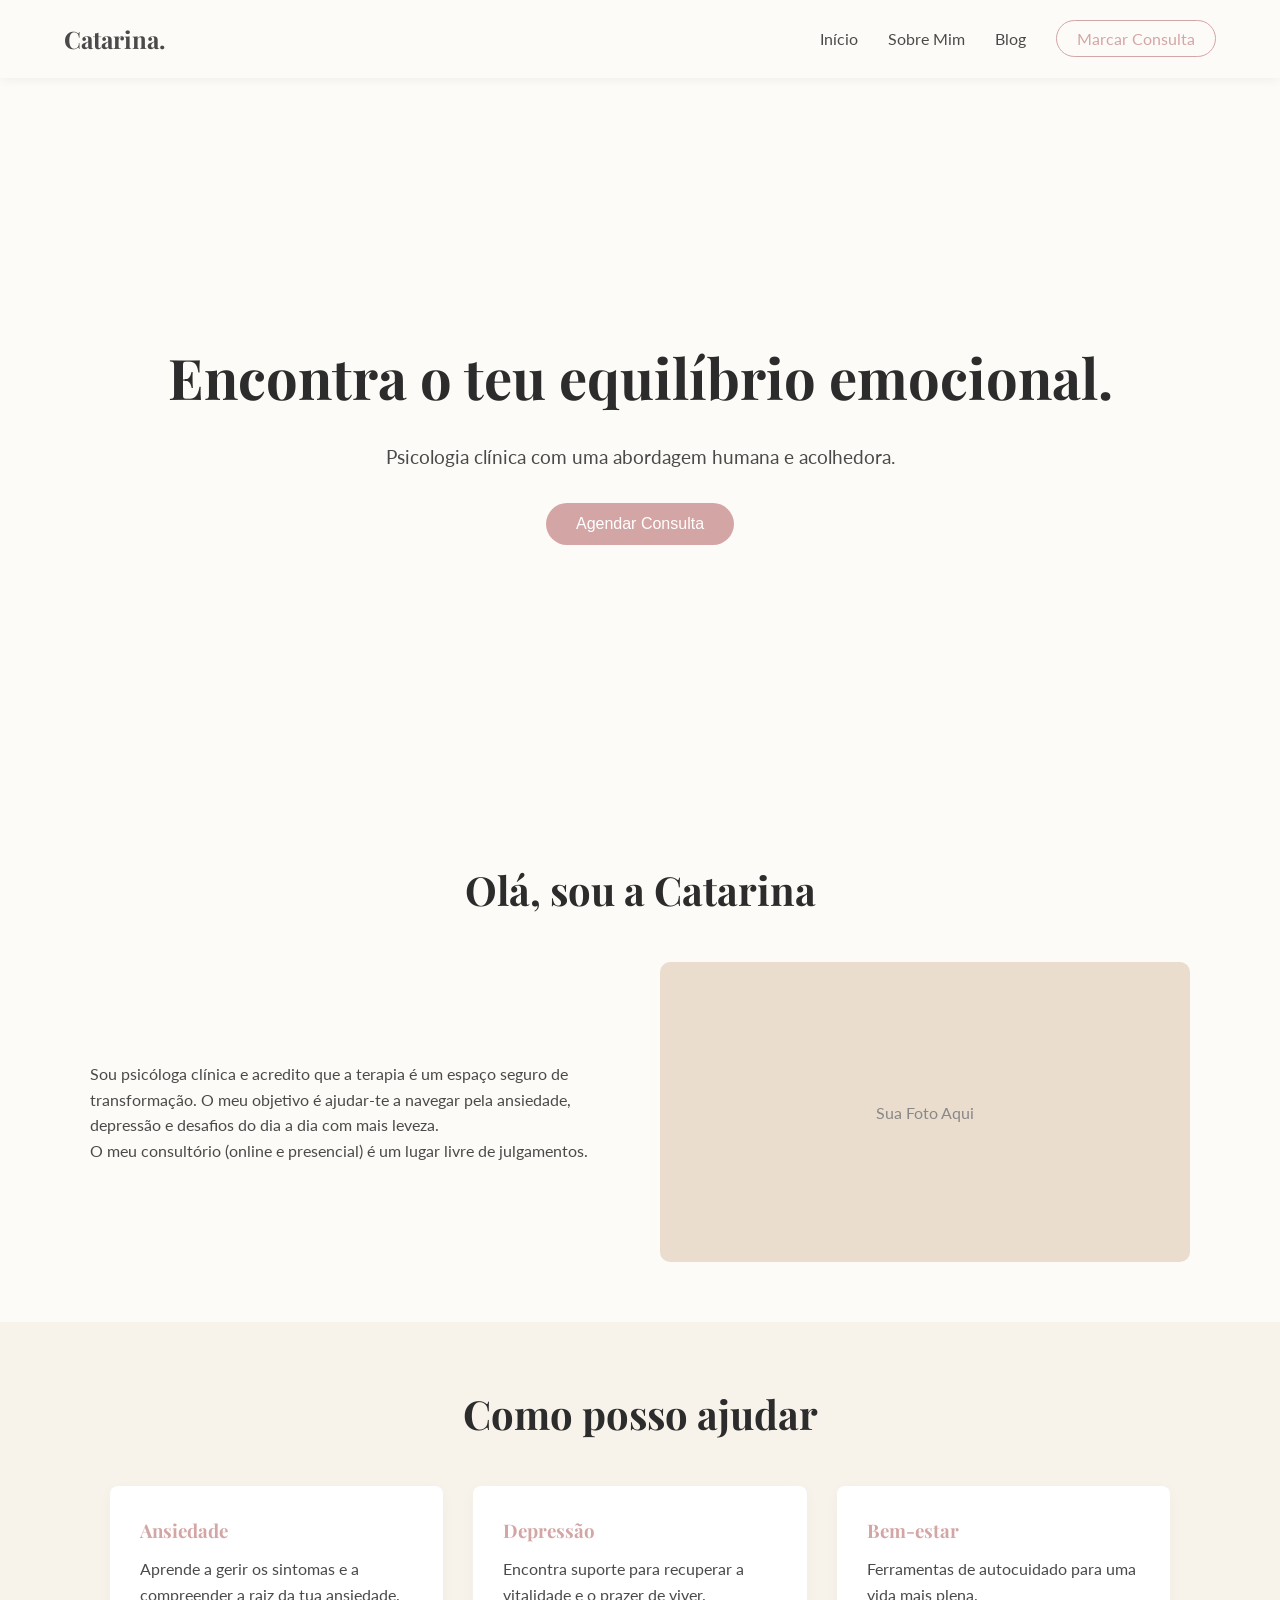
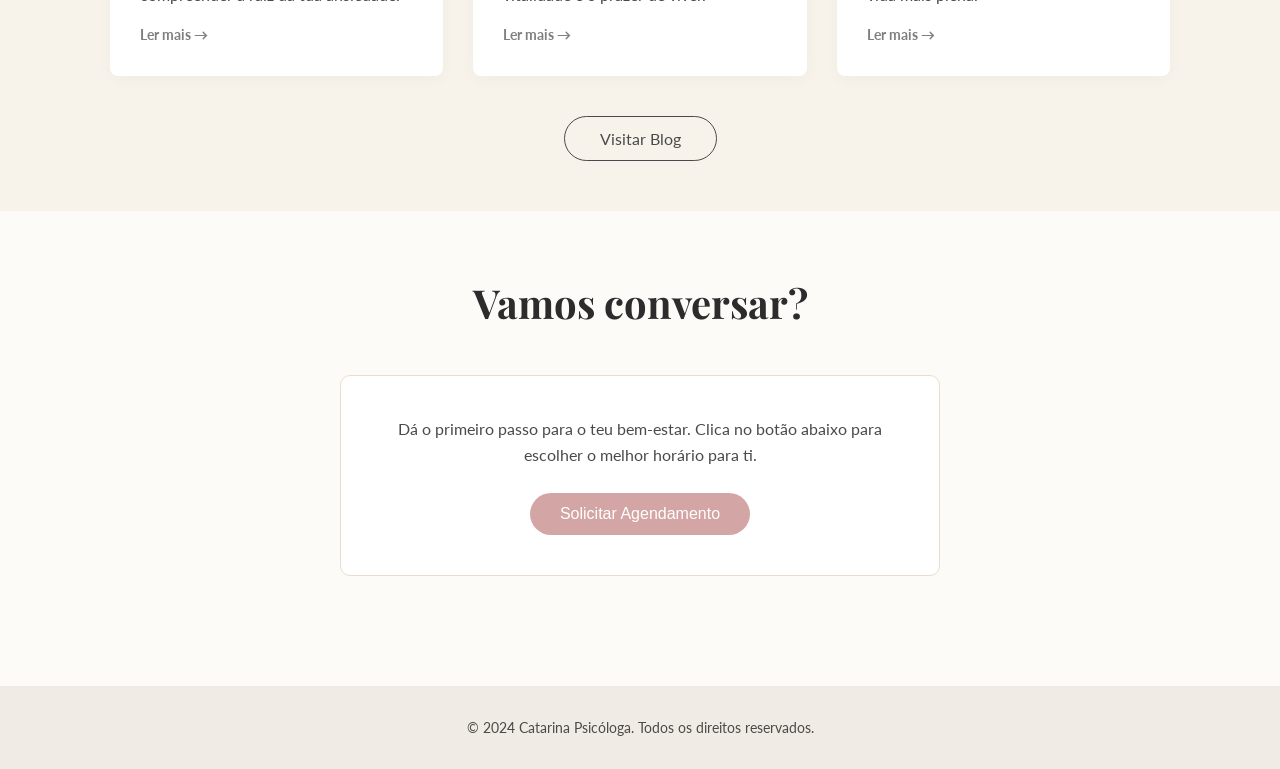
<file: index.html>
<!DOCTYPE html>
<html lang="pt-PT">
<head>
    <meta charset="UTF-8">
    <meta name="viewport" content="width=device-width, initial-scale=1.0">
    <title>Catarina Psicóloga | Bem-estar e Saúde Mental</title>
    <link rel="stylesheet" href="style.css">
    <link href="https://fonts.googleapis.com/css2?family=Lato:wght@300;400&family=Playfair+Display:wght@400;600&display=swap" rel="stylesheet">
</head>
<body>

    <nav class="navbar">
        <div class="logo">Catarina.</div>
        <ul class="nav-links">
            <li><a href="index.html" class="active">Início</a></li>
            <li><a href="#sobre">Sobre Mim</a></li>
            <li><a href="blog.html">Blog</a></li>
            <li><a href="#" onclick="openModal()" class="btn-nav">Marcar Consulta</a></li>
        </ul>
        <div class="burger">
            <div class="line1"></div>
            <div class="line2"></div>
            <div class="line3"></div>
        </div>
    </nav>

    <header class="hero">
        <div class="hero-content">
            <h1>Encontra o teu equilíbrio emocional.</h1>
            <p>Psicologia clínica com uma abordagem humana e acolhedora.</p>
            <button onclick="openModal()" class="btn-primary">Agendar Consulta</button>
        </div>
    </header>

    <section id="sobre" class="container section">
        <h2 class="section-title">Olá, sou a Catarina</h2>
        <div class="about-content">
            <div class="about-text">
                <p>Sou psicóloga clínica e acredito que a terapia é um espaço seguro de transformação. O meu objetivo é ajudar-te a navegar pela ansiedade, depressão e desafios do dia a dia com mais leveza.</p>
                <p>O meu consultório (online e presencial) é um lugar livre de julgamentos.</p>
            </div>
            <div class="about-img-placeholder">Sua Foto Aqui</div>
        </div>
    </section>

    <section class="bg-alt section">
        <div class="container">
            <h2 class="section-title">Como posso ajudar</h2>
            
            <div class="cards-grid">
                <div class="card">
                    <h3>Ansiedade</h3>
                    <p>Aprende a gerir os sintomas e a compreender a raiz da tua ansiedade.</p>
                    <a href="blog.html" class="card-link">Ler mais &rarr;</a>
                </div>
                <div class="card">
                    <h3>Depressão</h3>
                    <p>Encontra suporte para recuperar a vitalidade e o prazer de viver.</p>
                    <a href="blog.html" class="card-link">Ler mais &rarr;</a>
                </div>
                <div class="card">
                    <h3>Bem-estar</h3>
                    <p>Ferramentas de autocuidado para uma vida mais plena.</p>
                    <a href="blog.html" class="card-link">Ler mais &rarr;</a>
                </div>
            </div>

            <div class="btn-container-center">
                <a href="blog.html" class="btn-outline">Visitar Blog</a>
            </div>

        </div>
    </section>

    <section id="agendar" class="container section">
        <h2 class="section-title">Vamos conversar?</h2>
        <div class="booking-box">
            <p>Dá o primeiro passo para o teu bem-estar. Clica no botão abaixo para escolher o melhor horário para ti.</p>
            <br>
            <button onclick="openModal()" class="btn-primary">Solicitar Agendamento</button>
        </div>
    </section>

    <footer>
        <p>&copy; 2024 Catarina Psicóloga. Todos os direitos reservados.</p>
    </footer>

    <div id="myModal" class="modal">
        <div class="modal-content">
            <span class="close" onclick="closeModal()">&times;</span>
            <h2>Agendar Consulta</h2>
            <p style="margin-bottom: 15px;">Selecione os seus dados e o horário preferencial.</p>
            
            <form class="modal-form">
                <label>Nome Completo</label>
                <input type="text" id="userName" placeholder="O teu nome" required>

                <div class="form-row">
                    <div class="form-group">
                        <label>Email</label>
                        <input type="email" id="userEmail" placeholder="exemplo@email.com" required>
                    </div>
                    <div class="form-group">
                        <label>Telemóvel</label>
                        <input type="tel" id="userPhone" placeholder="912 345 678" required>
                    </div>
                </div>

                <label>Escolha o Dia</label>
                <input type="date" id="dateInput" required>

                <label>Horários Disponíveis (09h - 17h)</label>
                <div class="time-slots-container">
                    <div class="time-slot" onclick="selectTime(this)">09:00</div>
                    <div class="time-slot" onclick="selectTime(this)">10:00</div>
                    <div class="time-slot" onclick="selectTime(this)">11:00</div>
                    <div class="time-slot" onclick="selectTime(this)">12:00</div>
                    <div class="time-slot" onclick="selectTime(this)">14:00</div>
                    <div class="time-slot" onclick="selectTime(this)">15:00</div>
                    <div class="time-slot" onclick="selectTime(this)">16:00</div>
                    <div class="time-slot" onclick="selectTime(this)">17:00</div>
                    <input type="hidden" id="selectedTime" required>
                </div>

                <button type="submit" class="btn-primary btn-full" style="margin-top:20px;">Confirmar Pedido</button>
            </form>
        </div>
    </div>

    <script src="script.js"></script>
</body>
</html>
</file>
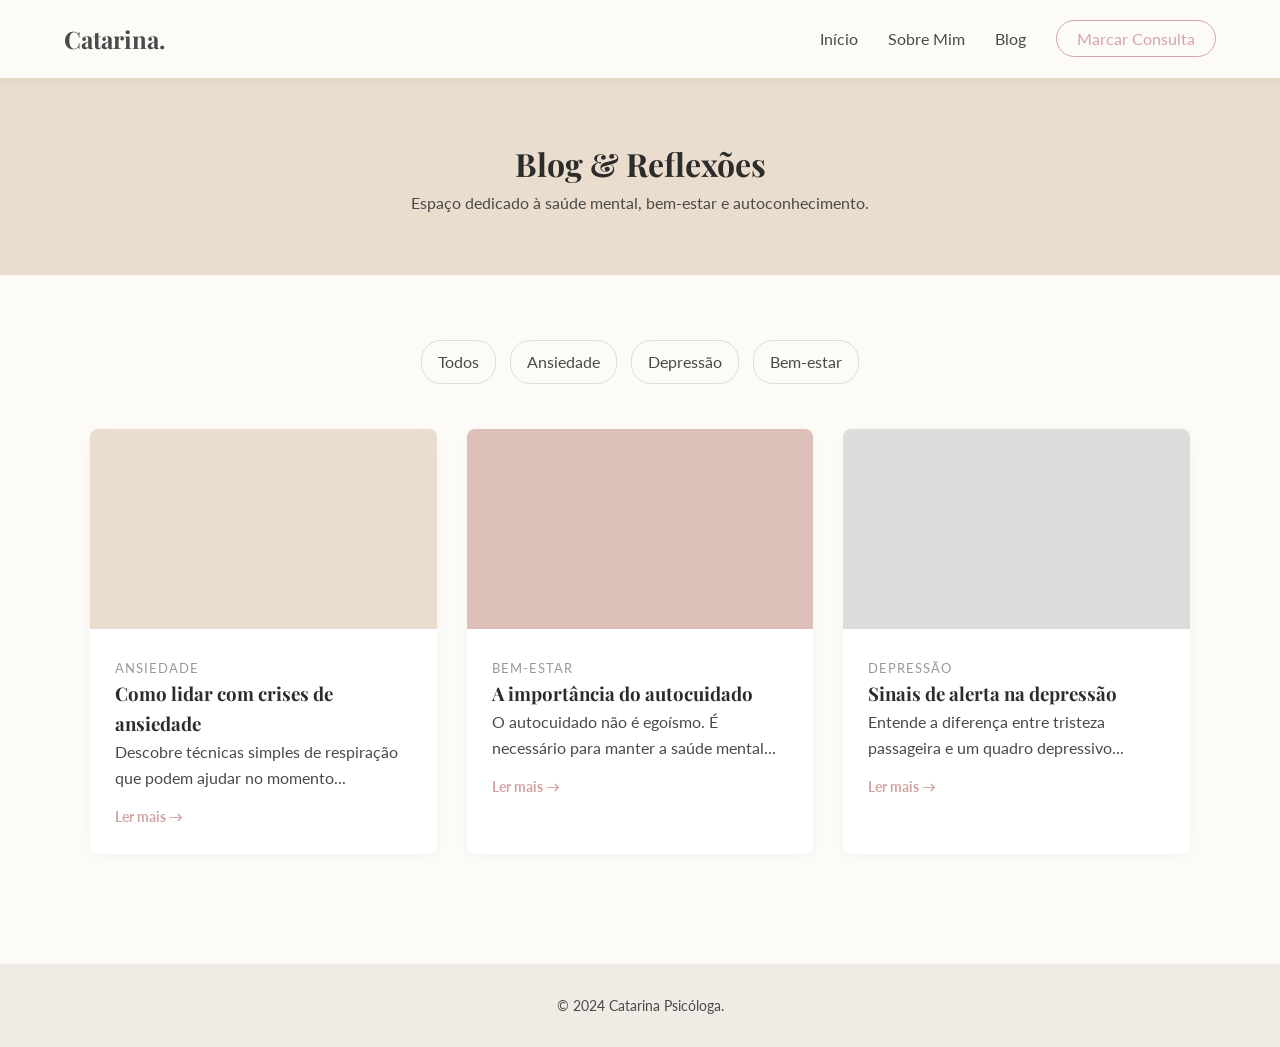
<file: blog.html>
<!DOCTYPE html>
<html lang="pt-PT">
<head>
    <meta charset="UTF-8">
    <meta name="viewport" content="width=device-width, initial-scale=1.0">
    <title>Blog | Catarina Psicóloga</title>
    <link rel="stylesheet" href="style.css">
    <link href="https://fonts.googleapis.com/css2?family=Lato:wght@300;400&family=Playfair+Display:wght@400;600&display=swap" rel="stylesheet">
</head>
<body>

    <nav class="navbar">
        <div class="logo"><a href="index.html">Catarina.</a></div>
        <ul class="nav-links">
            <li><a href="index.html">Início</a></li>
            <li><a href="index.html#sobre">Sobre Mim</a></li>
            <li><a href="blog.html" class="active">Blog</a></li>
            <li><a href="#" onclick="openModal()" class="btn-nav">Marcar Consulta</a></li>
        </ul>
        <div class="burger">
            <div class="line1"></div>
            <div class="line2"></div>
            <div class="line3"></div>
        </div>
    </nav>

    <header class="page-header">
        <h1>Blog & Reflexões</h1>
        <p>Espaço dedicado à saúde mental, bem-estar e autoconhecimento.</p>
    </header>

    <section class="container section">
        <div class="categories">
            <span class="tag">Todos</span>
            <span class="tag">Ansiedade</span>
            <span class="tag">Depressão</span>
            <span class="tag">Bem-estar</span>
        </div>

        <div class="blog-grid">
            <article class="blog-card">
                <div class="card-img" style="background-color: #eaddcf;"></div>
                <div class="card-content">
                    <span class="cat-label">Ansiedade</span>
                    <h3>Como lidar com crises de ansiedade</h3>
                    <p>Descobre técnicas simples de respiração que podem ajudar no momento...</p>
                    <a href="#" class="read-more">Ler mais &rarr;</a>
                </div>
            </article>

            <article class="blog-card">
                <div class="card-img" style="background-color: #dcbfb7;"></div>
                <div class="card-content">
                    <span class="cat-label">Bem-estar</span>
                    <h3>A importância do autocuidado</h3>
                    <p>O autocuidado não é egoísmo. É necessário para manter a saúde mental...</p>
                    <a href="#" class="read-more">Ler mais &rarr;</a>
                </div>
            </article>

            <article class="blog-card">
                <div class="card-img" style="background-color: #dcdcdc;"></div>
                <div class="card-content">
                    <span class="cat-label">Depressão</span>
                    <h3>Sinais de alerta na depressão</h3>
                    <p>Entende a diferença entre tristeza passageira e um quadro depressivo...</p>
                    <a href="#" class="read-more">Ler mais &rarr;</a>
                </div>
            </article>
        </div>
    </section>

    <footer>
        <p>&copy; 2024 Catarina Psicóloga.</p>
    </footer>
    
    <div id="myModal" class="modal">
        </div>

    <script src="script.js"></script>
</body>
</html>
</file>
<file: style.css>
:root {
    --bg-color: #FDFBF7;
    --text-color: #4A4A4A;
    --primary-color: #D4A5A5;   
    --primary-dark: #c08e8e;    
    --secondary-color: #EADDCD; 
    --white: #FFFFFF;
    --font-head: 'Playfair Display', serif;
    --font-body: 'Lato', sans-serif;
}

* { margin: 0; padding: 0; box-sizing: border-box; }
body { font-family: var(--font-body); background-color: var(--bg-color); color: var(--text-color); line-height: 1.6; }
h1, h2, h3 { font-family: var(--font-head); color: #2c2c2c; }
a { text-decoration: none; color: inherit; }
ul { list-style: none; }
.container { max-width: 1100px; margin: 0 auto; padding: 0 20px; }
.section { padding: 60px 0; }
.section-title { text-align: center; font-size: 2.5rem; margin-bottom: 40px; }

/* Navbar */
.navbar { display: flex; justify-content: space-between; align-items: center; padding: 20px 5%; background-color: var(--bg-color); position: sticky; top: 0; z-index: 100; box-shadow: 0 2px 10px rgba(0,0,0,0.05); }
.logo { font-family: var(--font-head); font-size: 1.5rem; font-weight: bold; }
.nav-links { display: flex; gap: 30px; align-items: center; }
.nav-links a:hover { color: var(--primary-color); }
.btn-nav { border: 1px solid var(--primary-color); padding: 8px 20px; border-radius: 20px; color: var(--primary-color) !important; transition: 0.3s; }
.btn-nav:hover { background-color: var(--primary-color); color: white !important; }

/* Hero */
.hero { height: 80vh; display: flex; justify-content: center; align-items: center; text-align: center; background: linear-gradient(to bottom, rgba(253,251,247,0.9), rgba(253,251,247,0.8)), url('https://images.unsplash.com/photo-1499728603963-1dcc325da050?ixlib=rb-1.2.1&auto=format&fit=crop&w=1950&q=80'); background-size: cover; background-position: center; }
.hero h1 { font-size: 3.5rem; margin-bottom: 20px; }
.hero p { font-size: 1.2rem; margin-bottom: 30px; max-width: 600px; margin: 0 auto 30px auto; }

/* Botões Principais */
.btn-primary { background-color: var(--primary-color); color: white; padding: 12px 30px; border-radius: 25px; font-size: 1rem; border: none; cursor: pointer; transition: transform 0.2s; display: inline-block; }
.btn-primary:hover { transform: scale(1.05); background-color: var(--primary-dark); }
.btn-full { width: 100%; margin-top: 10px; }

/* NOVO: Botão Outline (para o Blog) e container */
.btn-container-center { text-align: center; margin-top: 50px; }
.btn-outline {
    background-color: transparent;
    border: 1px solid var(--text-color);
    padding: 12px 35px;
    border-radius: 25px;
    font-size: 1rem;
    transition: all 0.3s ease;
}
.btn-outline:hover {
    background-color: var(--secondary-color);
    border-color: var(--secondary-color);
    color: var(--text-color);
}

/* Sobre e Cards */
.about-content { display: flex; gap: 40px; align-items: center; }
.about-text { flex: 1; }
.about-img-placeholder { flex: 1; height: 300px; background-color: var(--secondary-color); display: flex; align-items: center; justify-content: center; border-radius: 10px; color: #888; }
.bg-alt { background-color: #F7F3EB; }
.cards-grid { display: grid; grid-template-columns: repeat(auto-fit, minmax(280px, 1fr)); gap: 30px; }
.card { background: var(--white); padding: 30px; border-radius: 8px; box-shadow: 0 4px 15px rgba(0,0,0,0.03); transition: transform 0.3s; display: flex; flex-direction: column;}
.card:hover { transform: translateY(-5px); }
.card h3 { color: var(--primary-color); margin-bottom: 10px; }
.card p { margin-bottom: 15px; flex-grow: 1; }

/* NOVO: Link "Ler mais" dentro dos cards */
.card-link {
    font-size: 0.9rem;
    font-weight: bold;
    color: var(--text-color);
    opacity: 0.7;
    transition: 0.3s;
    margin-top: auto; /* Empurra para o fundo do card */
}
.card-link:hover {
    color: var(--primary-color);
    opacity: 1;
    margin-left: 5px; /* Pequeno movimento para a direita */
}

/* Booking Box */
.booking-box { text-align: center; background-color: var(--white); padding: 40px; border-radius: 10px; border: 1px solid var(--secondary-color); max-width: 600px; margin: 0 auto; }

/* Blog Page Styles */
.page-header { background-color: var(--secondary-color); padding: 60px 20px; text-align: center; }
.blog-card { padding: 0; overflow: hidden; background:white; border-radius:8px; box-shadow: 0 4px 15px rgba(0,0,0,0.03);}
.card-img { height: 200px; width: 100%; }
.card-content { padding: 25px; }
.cat-label { font-size: 0.8rem; text-transform: uppercase; letter-spacing: 1px; color: #999; }
.read-more { display: inline-block; margin-top: 15px; font-weight: bold; font-size: 0.9rem; color: var(--primary-color); }
.categories { text-align: center; margin-bottom: 40px; }
.tag { display: inline-block; padding: 8px 16px; margin: 5px; border: 1px solid #ddd; border-radius: 20px; cursor: pointer; }
.tag:hover { border-color: var(--primary-color); color: var(--primary-color); }
.blog-grid { display: grid; grid-template-columns: repeat(auto-fit, minmax(280px, 1fr)); gap: 30px; }
footer { text-align: center; padding: 30px; background-color: #f0ebe4; margin-top: 50px; font-size: 0.9rem; }


/* --- ESTILOS DO MODAL (POP-UP) --- */
.modal { display: none; position: fixed; z-index: 200; left: 0; top: 0; width: 100%; height: 100%; overflow: auto; background-color: rgba(0,0,0,0.4); backdrop-filter: blur(5px); }
.modal-content { background-color: #fff; margin: 5% auto; padding: 30px; border: 1px solid #888; border-radius: 15px; width: 90%; max-width: 500px; position: relative; box-shadow: 0 5px 30px rgba(0,0,0,0.2); animation: modalOpen 0.4s; }
@keyframes modalOpen { from {opacity: 0; transform: translateY(-50px);} to {opacity: 1; transform: translateY(0);} }
.close { color: #aaa; float: right; font-size: 28px; font-weight: bold; cursor: pointer; }
.close:hover { color: #000; }

/* Formulário */
.modal-form { display: flex; flex-direction: column; text-align: left; margin-top: 20px; }
.modal-form label { font-size: 0.9rem; font-weight: bold; margin-bottom: 5px; color: #666; }
.modal-form input, .modal-form select, .modal-form textarea { width: 100%; padding: 12px; margin-bottom: 15px; border: 1px solid #ddd; border-radius: 8px; font-family: var(--font-body); font-size: 1rem; background-color: #fafafa; box-sizing: border-box;}
.modal-form input:focus { outline: none; border-color: var(--primary-color); background-color: #fff; }
.form-row { display: flex; gap: 15px; }
.form-group { flex: 1; display: flex; flex-direction: column; }

/* Time Slots (Grelha de Horários) */
.time-slots-container {
    display: grid;
    grid-template-columns: repeat(4, 1fr);
    gap: 10px;
    margin-bottom: 20px;
}
.time-slot {
    background-color: var(--secondary-color);
    padding: 10px;
    text-align: center;
    border-radius: 5px;
    cursor: pointer;
    font-size: 0.9rem;
    transition: all 0.2s;
    border: 1px solid transparent;
}
.time-slot:hover { background-color: #dcd0c0; }
.time-slot.selected {
    background-color: var(--primary-color);
    color: white;
    border-color: var(--primary-dark);
    font-weight: bold;
}

/* Mobile */
/* --- MOBILE & RESPONSIVE --- */
.burger { display: none; cursor: pointer; }
.burger div { width: 25px; height: 3px; background-color: var(--text-color); margin: 5px; transition: 0.3s; }

@media screen and (max-width: 768px) {
    /* Menu Lateral */
    .nav-links { 
        position: absolute; right: 0px; height: 92vh; top: 8vh; 
        background-color: var(--bg-color); 
        display: flex; flex-direction: column; align-items: center; 
        width: 70%; /* Aumentei um pouco a largura do menu */
        transform: translateX(100%); transition: transform 0.5s ease-in; 
        box-shadow: -2px 0 10px rgba(0,0,0,0.1); padding-top: 50px; 
    }
    .nav-links li { margin: 20px 0; opacity: 0; }
    .burger { display: block; }
    .nav-active { transform: translateX(0%); }
    
    @keyframes navLinkFade { from { opacity: 0; transform: translateX(50px); } to { opacity: 1; transform: translateX(0); } }
    
    .hero h1 { font-size: 2.5rem; }
    .about-content { flex-direction: column; }

    /* CORREÇÃO DO MODAL (POP-UP) NO TELEMÓVEL */
    .modal-content { 
        margin: 15% auto; 
        width: 90%;       /* Ocupa 90% da largura do ecrã */
        padding: 20px;    /* Reduzi o padding (estava 30px) */
    } 

    /* Isto força o Email e o Telemóvel a ficarem um em cima do outro */
    .form-row {
        flex-direction: column; 
        gap: 0;
    }

    /* Ajuste da grelha de horas */
    .time-slots-container { 
        grid-template-columns: repeat(3, 1fr); /* 3 colunas */
        gap: 8px; /* Espaço mais pequeno entre botões */
    }
    
    .time-slot {
        font-size: 0.8rem; /* Letra um pouco mais pequena nos botões */
        padding: 8px;
    }
}
</file>
